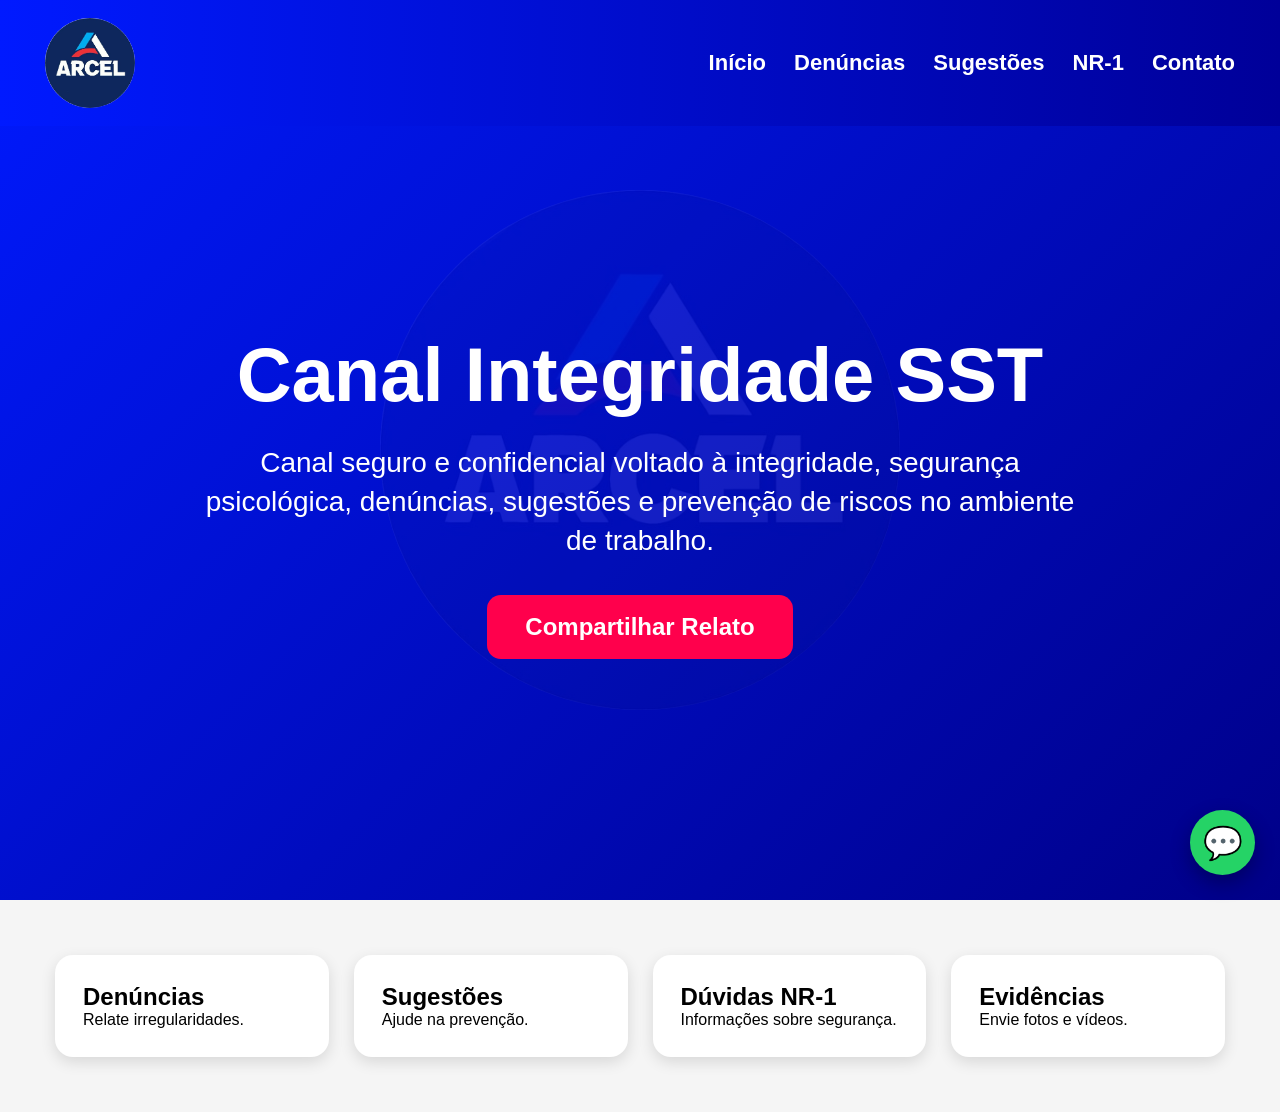
<file: index.html>
<!DOCTYPE html>
<html lang="pt-br">
<head>
<meta charset="UTF-8">
<meta name="viewport" content="width=device-width, initial-scale=1.0">
<title>Canal Integridade SST</title>
<link rel="stylesheet" href="css/estilo.css">
</head>

<body class="home">

<header>
<img src="img/logo-arcel.png" class="logo">

<nav>
<a href="index.html">Início</a>
<a href="denuncias.html">Denúncias</a>
<a href="#">Sugestões</a>
<a href="#">NR-1</a>
<a href="#">Contato</a>
</nav>
</header>

<section class="hero">
<div class="hero-content">
<h1>Canal Integridade SST</h1>
<p>Canal seguro e confidencial voltado à integridade, segurança psicológica, denúncias, sugestões e prevenção de riscos no ambiente de trabalho.</p>
<a href="denuncias.html" class="btn">Compartilhar Relato</a>
</div>
</section>

<section class="cards">
<div class="card">
<h2>Denúncias</h2>
<p>Relate irregularidades.</p>
</div>

<div class="card">
<h2>Sugestões</h2>
<p>Ajude na prevenção.</p>
</div>

<div class="card">
<h2>Dúvidas NR-1</h2>
<p>Informações sobre segurança.</p>
</div>

<div class="card">
<h2>Evidências</h2>
<p>Envie fotos e vídeos.</p>
</div>
</section>

<a href="https://wa.me/5527998732965" class="whatsapp" target="_blank">💬</a>

</body>
</html>
</file>
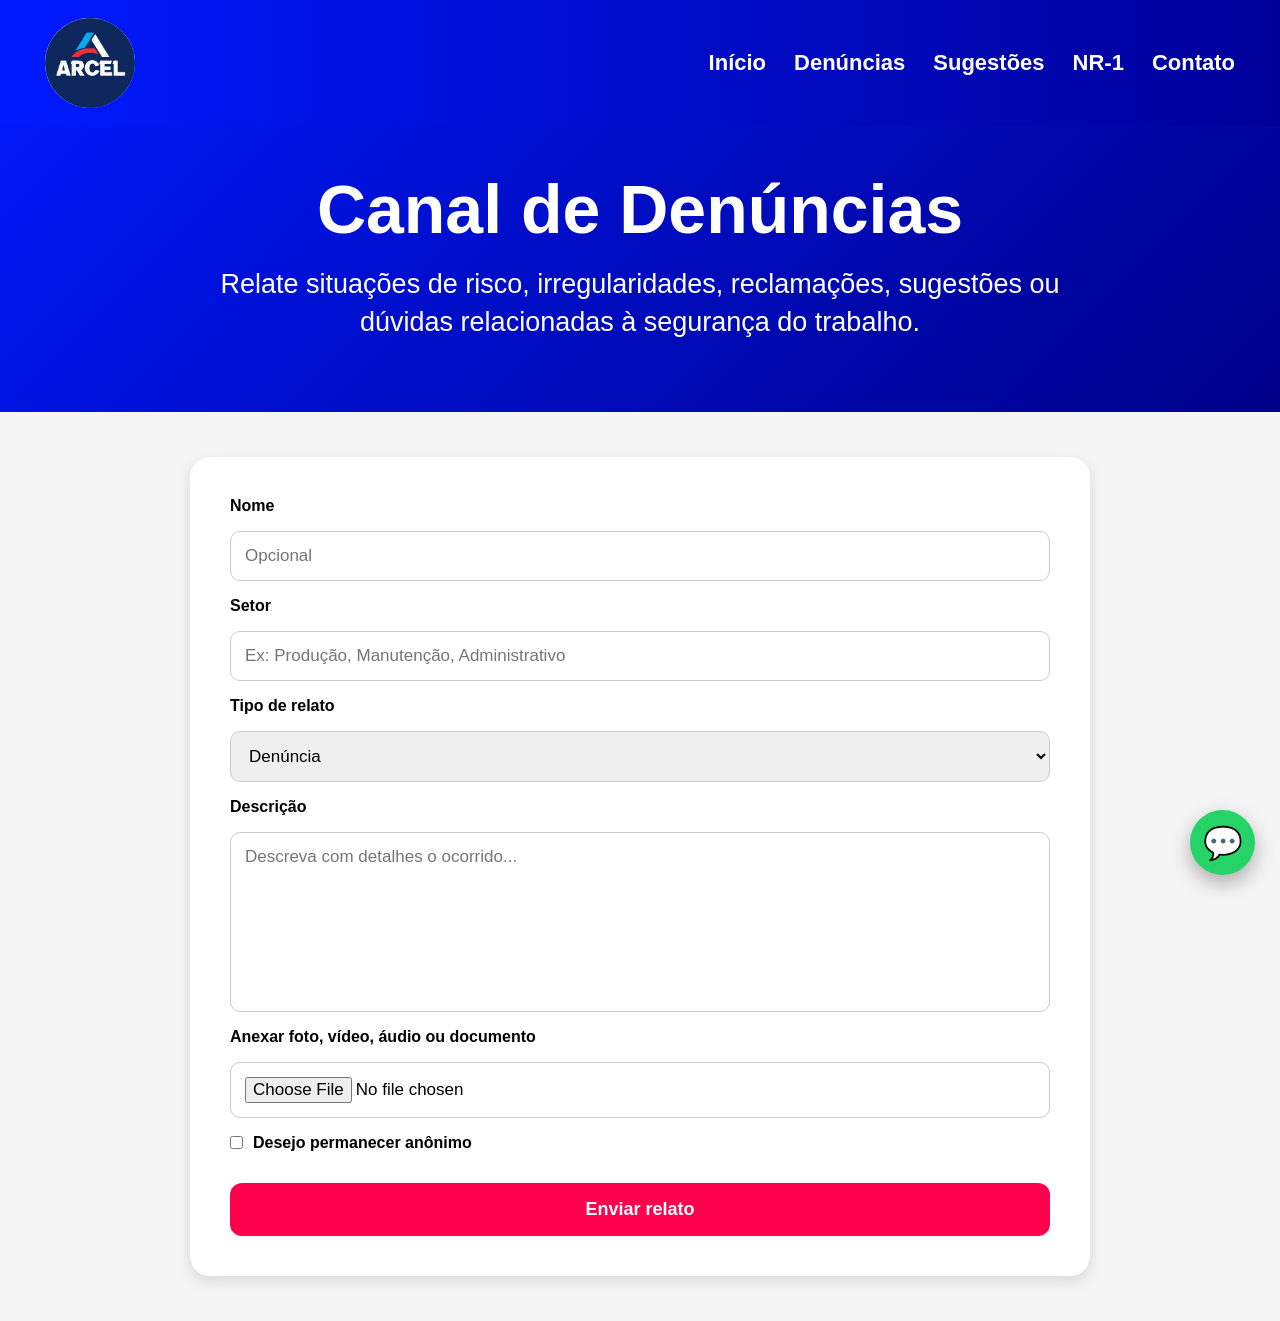
<file: denuncias.html>
<!DOCTYPE html>
<html lang="pt-br">
<head>
<meta charset="UTF-8">
<meta name="viewport" content="width=device-width, initial-scale=1.0">
<title>Canal de Denúncias</title>
<link rel="stylesheet" href="css/estilo.css">
</head>

<body>

<header>
<img src="img/logo-arcel.png" class="logo">

<nav>
<a href="index.html">Início</a>
<a href="denuncias.html">Denúncias</a>
<a href="#">Sugestões</a>
<a href="#">NR-1</a>
<a href="#">Contato</a>
</nav>
</header>

<section class="page-title">
<h1>Canal de Denúncias</h1>
<p>Relate situações de risco, irregularidades, reclamações, sugestões ou dúvidas relacionadas à segurança do trabalho.</p>
</section>

<section class="form-area">
<form action="https://formsubmit.co/sgi_sms@arcel-es.com" method="POST" enctype="multipart/form-data">

<label>Nome</label>
<input type="text" name="nome" placeholder="Opcional">

<label>Setor</label>
<input type="text" name="setor" placeholder="Ex: Produção, Manutenção, Administrativo">

<label>Tipo de relato</label>
<select name="tipo">
<option>Denúncia</option>
<option>Reclamação</option>
<option>Sugestão</option>
<option>Risco de acidente</option>
<option>Dúvida sobre segurança</option>
<option>Envio de evidência</option>
</select>

<label>Descrição</label>
<textarea name="mensagem" placeholder="Descreva com detalhes o ocorrido..."></textarea>

<label>Anexar foto, vídeo, áudio ou documento</label>
<input type="file" name="arquivo">

<label class="anonimo">
<input type="checkbox" name="anonimo">
Desejo permanecer anônimo
</label>

<input type="hidden" name="_captcha" value="false">
<input type="hidden" name="_next" value="https://mktreisking.github.io/canal-integridade-sst/">

<button type="submit">Enviar relato</button>

</form>
</section>

<a href="https://wa.me/5527998732965" class="whatsapp" target="_blank">💬</a>

</body>
</html>
</file>
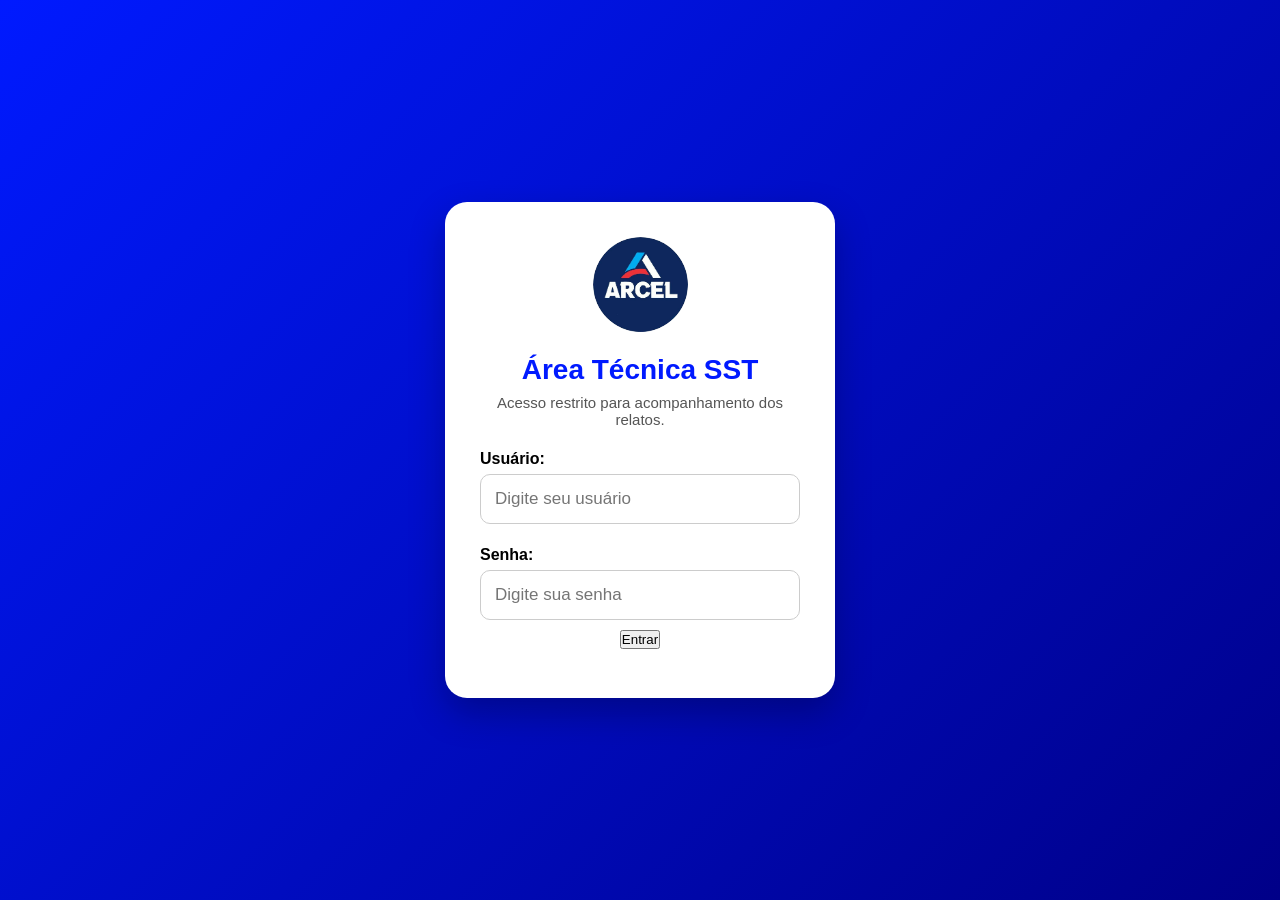
<file: login.html>
<!DOCTYPE html>
<html lang="pt-br">
<head>
<meta charset="UTF-8">
<meta name="viewport" content="width=device-width, initial-scale=1.0">
<title>Login Técnica SST</title>
<link rel="stylesheet" href="css/estilo.css">
</head>

<body class="login-page">

<div class="login-box">
<img src="img/logo-arcel.png" class="login-logo">

<h1>Área Técnica SST</h1>
<p>Acesso restrito para acompanhamento dos relatos.</p>

<label>Usuário:</label>
<input type="text" id="usuario" placeholder="Digite seu usuário">

<label>Senha:</label>
<input type="password" id="senha" placeholder="Digite sua senha">

<button onclick="entrarPainel()">Entrar</button>

<small id="erroLogin"></small>
</div>

<script>
function entrarPainel(){
const usuario = document.getElementById("usuario").value.trim();
const senha = document.getElementById("senha").value.trim();

if(usuario === "TSTLar" && senha === "caioz&lca"){
window.location.href = "painel.html";
}else{
document.getElementById("erroLogin").innerText = "Usuário ou senha incorretos.";
}
}

</script>

</body>
</html>
</file>
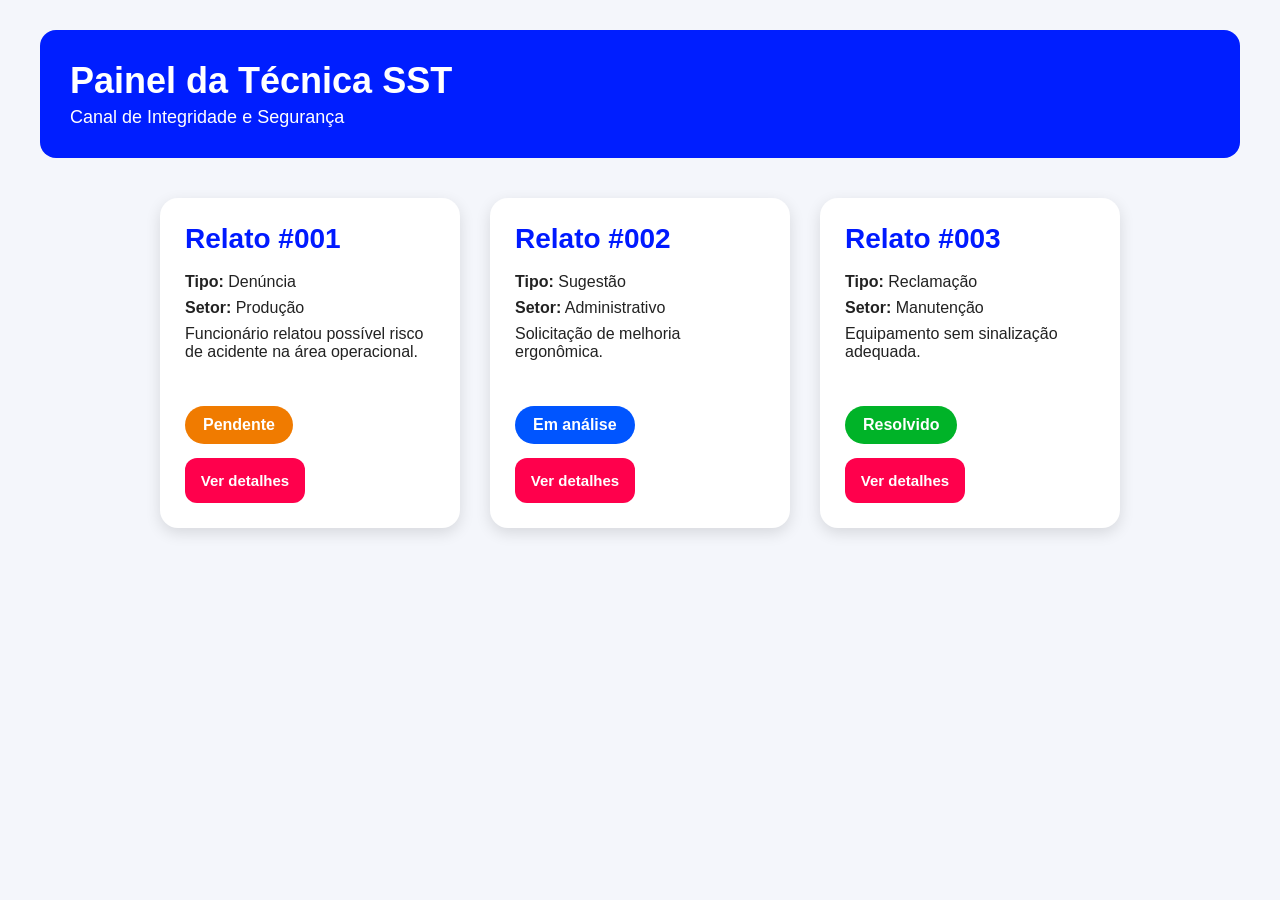
<file: painel.html>
<!DOCTYPE html>
<html lang="pt-br">
<head>
<meta charset="UTF-8">
<meta name="viewport" content="width=device-width, initial-scale=1.0">
<title>Painel da Técnica SST</title>

<style>
*{
    margin:0;
    padding:0;
    box-sizing:border-box;
    font-family:Arial, sans-serif;
}

body{
    background:#f4f6fb;
    padding:30px;
}

.painel{
    max-width:1200px;
    margin:0 auto;
}

.topo{
    background:#001eff;
    color:white;
    padding:30px;
    border-radius:16px;
    margin-bottom:40px;
}

.topo h1{
    font-size:36px;
}

.topo p{
    font-size:18px;
    margin-top:5px;
}

.relatorios{
    display:flex;
    flex-wrap:wrap;
    justify-content:center;
    gap:30px;
}

.relato{
    width:300px;
    min-height:330px;
    background:white;
    padding:25px;
    border-radius:18px;
    box-shadow:0 5px 15px rgba(0,0,0,0.12);
    display:flex;
    flex-direction:column;
    justify-content:space-between;
}

.relato h3{
    color:#001aff;
    font-size:28px;
    margin-bottom:18px;
}

.relato p{
    font-size:16px;
    margin-bottom:8px;
    color:#222;
}

.rodape-card{
    margin-top:auto;
    display:flex;
    flex-direction:column;
    gap:14px;
}

.status{
    display:inline-block;
    color:white;
    padding:10px 18px;
    border-radius:20px;
    font-weight:bold;
    text-align:center;
    width:fit-content;
}

.pendente{
    background:#f07b00;
}

.analise{
    background:#0055ff;
}

.resolvido{
    background:#00b328;
}

.acao-btn{
    width:120px;
    height:45px;
    background:#ff004c;
    color:white;
    border:none;
    border-radius:12px;
    font-size:15px;
    font-weight:bold;
    cursor:pointer;
    transition:0.3s;
}

.acao-btn:hover{
    transform:scale(1.05);
    opacity:0.9;
}

.popup{
    display:none;
    position:fixed;
    top:0;
    left:0;
    width:100%;
    height:100%;
    background:rgba(0,0,0,0.6);
    justify-content:center;
    align-items:center;
    z-index:999;
}

.popup-box{
    background:white;
    width:360px;
    padding:30px;
    border-radius:18px;
    box-shadow:0 5px 20px rgba(0,0,0,0.3);
    text-align:center;
}

.popup-box h2{
    color:#001aff;
    margin-bottom:15px;
}

.popup-box p{
    font-size:16px;
    color:#333;
    margin-bottom:20px;
}

.fechar-btn{
    background:#ff004c;
    color:white;
    border:none;
    padding:12px 20px;
    border-radius:10px;
    font-size:16px;
    font-weight:bold;
    cursor:pointer;
}

@media(max-width:700px){
    body{
        padding:15px;
    }

    .topo h1{
        font-size:28px;
    }

    .relato{
        width:100%;
    }
}
</style>
</head>

<body>

<div class="painel">

    <div class="topo">
        <h1>Painel da Técnica SST</h1>
        <p>Canal de Integridade e Segurança</p>
    </div>

    <div class="relatorios">

        <div class="relato">
            <div>
                <h3>Relato #001</h3>
                <p><strong>Tipo:</strong> Denúncia</p>
                <p><strong>Setor:</strong> Produção</p>
                <p>Funcionário relatou possível risco de acidente na área operacional.</p>
            </div>

            <div class="rodape-card">
                <span class="status pendente">Pendente</span>
                <button class="acao-btn" onclick="abrirPopup(0)">Ver detalhes</button>
            </div>
        </div>

        <div class="relato">
            <div>
                <h3>Relato #002</h3>
                <p><strong>Tipo:</strong> Sugestão</p>
                <p><strong>Setor:</strong> Administrativo</p>
                <p>Solicitação de melhoria ergonômica.</p>
            </div>

            <div class="rodape-card">
                <span class="status analise">Em análise</span>
                <button class="acao-btn" onclick="abrirPopup(1)">Ver detalhes</button>
            </div>
        </div>

        <div class="relato">
            <div>
                <h3>Relato #003</h3>
                <p><strong>Tipo:</strong> Reclamação</p>
                <p><strong>Setor:</strong> Manutenção</p>
                <p>Equipamento sem sinalização adequada.</p>
            </div>

            <div class="rodape-card">
                <span class="status resolvido">Resolvido</span>
                <button class="acao-btn" onclick="abrirPopup(2)">Ver detalhes</button>
            </div>
        </div>

    </div>

</div>

<div id="popup" class="popup">
    <div class="popup-box">
        <h2>Detalhes do Relato</h2>
        <p id="textoPopup">Informações do relato aparecerão aqui.</p>
        <button class="fechar-btn" onclick="fecharPopup()">Fechar</button>
    </div>
</div>

<script>
function abrirPopup(index){
    const popup = document.getElementById("popup");
    const texto = document.getElementById("textoPopup");

    if(index === 0){
        texto.innerText = "Funcionário relatou possível risco de acidente na área operacional.";
    }

    if(index === 1){
        texto.innerText = "Solicitação de melhoria ergonômica no setor administrativo.";
    }

    if(index === 2){
        texto.innerText = "Equipamento sem sinalização adequada no setor de manutenção.";
    }

    popup.style.display = "flex";
}

function fecharPopup(){
    document.getElementById("popup").style.display = "none";
}
</script>

</body>
</html>
</file>
<file: css/estilo.css>
*{
margin:0;
padding:0;
box-sizing:border-box;
font-family:Arial,sans-serif;
}

body{
background:#f5f5f5;
}

header{
position:fixed;
top:0;
left:0;
width:100%;
padding:18px 45px;
display:flex;
justify-content:space-between;
align-items:center;
background:linear-gradient(90deg,#001aff,#000099);
z-index:1000;
}

.logo{
width:90px;
height:90px;
object-fit:cover;
border-radius:50%;
}

nav{
display:flex;
gap:28px;
}

nav a{
color:white;
text-decoration:none;
font-size:22px;
font-weight:bold;
}

.hero{
min-height:100vh;
background:linear-gradient(135deg,#001aff,#000088);
display:flex;
justify-content:center;
align-items:center;
text-align:center;
padding:150px 20px 60px;
color:white;
position:relative;
overflow:hidden;
}

.hero::before{
content:"";
position:absolute;
width:520px;
height:520px;
background:url("../img/logo-arcel.png") center/contain no-repeat;
opacity:0.08;
top:50%;
left:50%;
transform:translate(-50%,-50%);
border-radius:50%;
z-index:0;
pointer-events:none;
}

.hero-content{
position:relative;
z-index:5;
}

.hero-content h1{
font-size:76px;
margin-bottom:25px;
}

.hero-content p{
font-size:28px;
max-width:900px;
line-height:1.4;
}

.btn{
display:inline-block;
margin-top:35px;
background:#ff004c;
color:white;
padding:18px 38px;
border-radius:14px;
text-decoration:none;
font-size:24px;
font-weight:bold;
position:relative;
z-index:10;
}

.cards{
display:grid;
grid-template-columns:repeat(auto-fit,minmax(250px,1fr));
gap:25px;
padding:55px;
}

.card{
background:white;
padding:28px;
border-radius:18px;
box-shadow:0 5px 15px rgba(0,0,0,0.12);
}

.page-title{
padding:170px 20px 70px;
background:linear-gradient(135deg,#001aff,#000088);
color:white;
text-align:center;
}

.page-title h1{
font-size:68px;
margin-bottom:18px;
}

.page-title p{
font-size:27px;
max-width:900px;
margin:auto;
line-height:1.4;
}

.form-area{
max-width:900px;
margin:45px auto;
background:white;
padding:40px;
border-radius:20px;
box-shadow:0 5px 15px rgba(0,0,0,0.12);
}

form{
display:flex;
flex-direction:column;
gap:16px;
}

label{
font-weight:bold;
}

input,select,textarea{
width:100%;
padding:14px;
border:1px solid #ccc;
border-radius:10px;
font-size:17px;
}

textarea{
height:180px;
resize:none;
}



.anonimo{
display:flex;
align-items:center;
gap:10px;
}

.anonimo input{
width:auto;
}

.whatsapp{
position:fixed;
right:25px;
bottom:25px;
width:65px;
height:65px;
background:#25D366;
color:white;
border-radius:50%;
display:flex;
justify-content:center;
align-items:center;
font-size:32px;
text-decoration:none;
box-shadow:0 8px 20px rgba(0,0,0,0.3);
z-index:9999;
}

.login-page{
min-height:100vh;
background:linear-gradient(135deg,#001aff,#000088);
display:flex;
justify-content:center;
align-items:center;
padding:20px;
}

.login-box{
background:white;
width:100%;
max-width:390px;
padding:35px;
border-radius:22px;
text-align:center;
box-shadow:0 15px 35px rgba(0,0,0,0.25);
}

.login-logo{
width:95px;
height:95px;
object-fit:cover;
border-radius:50%;
margin-bottom:18px;
}

.login-box h1{
color:#001aff;
font-size:28px;
margin-bottom:8px;
}

.login-box p{
font-size:15px;
color:#555;
margin-bottom:22px;
}

.login-box label{
display:block;
text-align:left;
margin:12px 0 6px;
}

.login-box input{
margin-bottom:10px;
}

#erroLogin{
display:block;
color:#ff004c;
margin-top:14px;
font-weight:bold;
}

.painel{
max-width:1200px;
margin:auto;
padding:35px;
}

.topo{
background:linear-gradient(90deg,#001aff,#000099);
color:white;
padding:28px;
border-radius:16px;
margin-bottom:35px;
}

.relatorios{
display:flex;
flex-wrap:wrap;
justify-content:center;
align-items:flex-start;
gap:30px;
margin-top:40px;
}

.relato{
    width:260px;
    min-height:220px;
    background:white;
    padding:25px;
    border-radius:18px;
    box-shadow:0 5px 15px rgba(0,0,0,0.12);

    display:flex;
    flex-direction:column;
    justify-content:space-between;
}
.relato h3{
color:#001aff;
font-size:28px;
margin-bottom:12px;
}

.status{
display:inline-block;
margin-top:15px;
padding:9px 16px;
border-radius:20px;
color:white;
font-weight:bold;
}

.pendente{
background:#f28c00;
}

.analise{
background:#0077ff;
}

.resolvido{
background:#2fad20;
}

@media(max-width:768px){
header{
position:absolute;
padding:15px;
flex-direction:column;
gap:15px;
}

.logo{
width:75px;
height:75px;
}

nav{
display:flex;
flex-wrap:wrap;
justify-content:center;
gap:12px;
}

nav a{
font-size:16px;
}

.hero{
padding:140px 18px 60px;
}

.hero::before{
width:360px;
height:360px;
opacity:0.06;
}

.hero-content h1{
font-size:42px;
line-height:1.1;
}

.hero-content p{
font-size:19px;
}

.btn{
font-size:18px;
padding:15px 24px;
}

.cards{
grid-template-columns:1fr;
padding:25px;
}

.page-title{
padding:150px 18px 55px;
}

.page-title h1{
font-size:42px;
}

.page-title p{
font-size:19px;
}

.form-area{
margin:25px 15px;
padding:25px;
}

.whatsapp{
width:58px;
height:58px;
font-size:28px;
}
}
.popup{
display:none;
position:fixed;
top:0;
left:0;
width:100%;
height:100%;
background:rgba(0,0,0,0.6);
justify-content:center;
align-items:center;
z-index:999;
}

.popup-box{
background:white;
padding:30px;
border-radius:20px;
width:350px;
text-align:center;
box-shadow:0 0 20px rgba(0,0,0,0.3);
}

.popup-box h2{
margin-bottom:15px;
color:#1e2fff;
}

.popup-box p{
margin-bottom:20px;
font-size:16px;
color:#333;
}
.acao-btn{
    width:90px;
    height:90px;
    background:#ff004c;
    color:white;
    border:none;
    border-radius:12px;
    font-size:14px;
    font-weight:bold;
    cursor:pointer;
    display:flex;
    align-items:center;
    justify-content:center;
    transition:0.3s;

    margin-top:auto;
}

.acao-btn:hover{
transform:scale(1.05);
opacity:0.9;
}
.form-area button{
    width:100%;
    background:#ff004c;
    color:white;
    border:none;
    padding:16px;
    border-radius:12px;
    font-size:18px;
    font-weight:bold;
    cursor:pointer;
    margin-top:15px;
}

.form-area button:hover{
    opacity:0.9;
    transform:scale(1.01);
}
</file>
